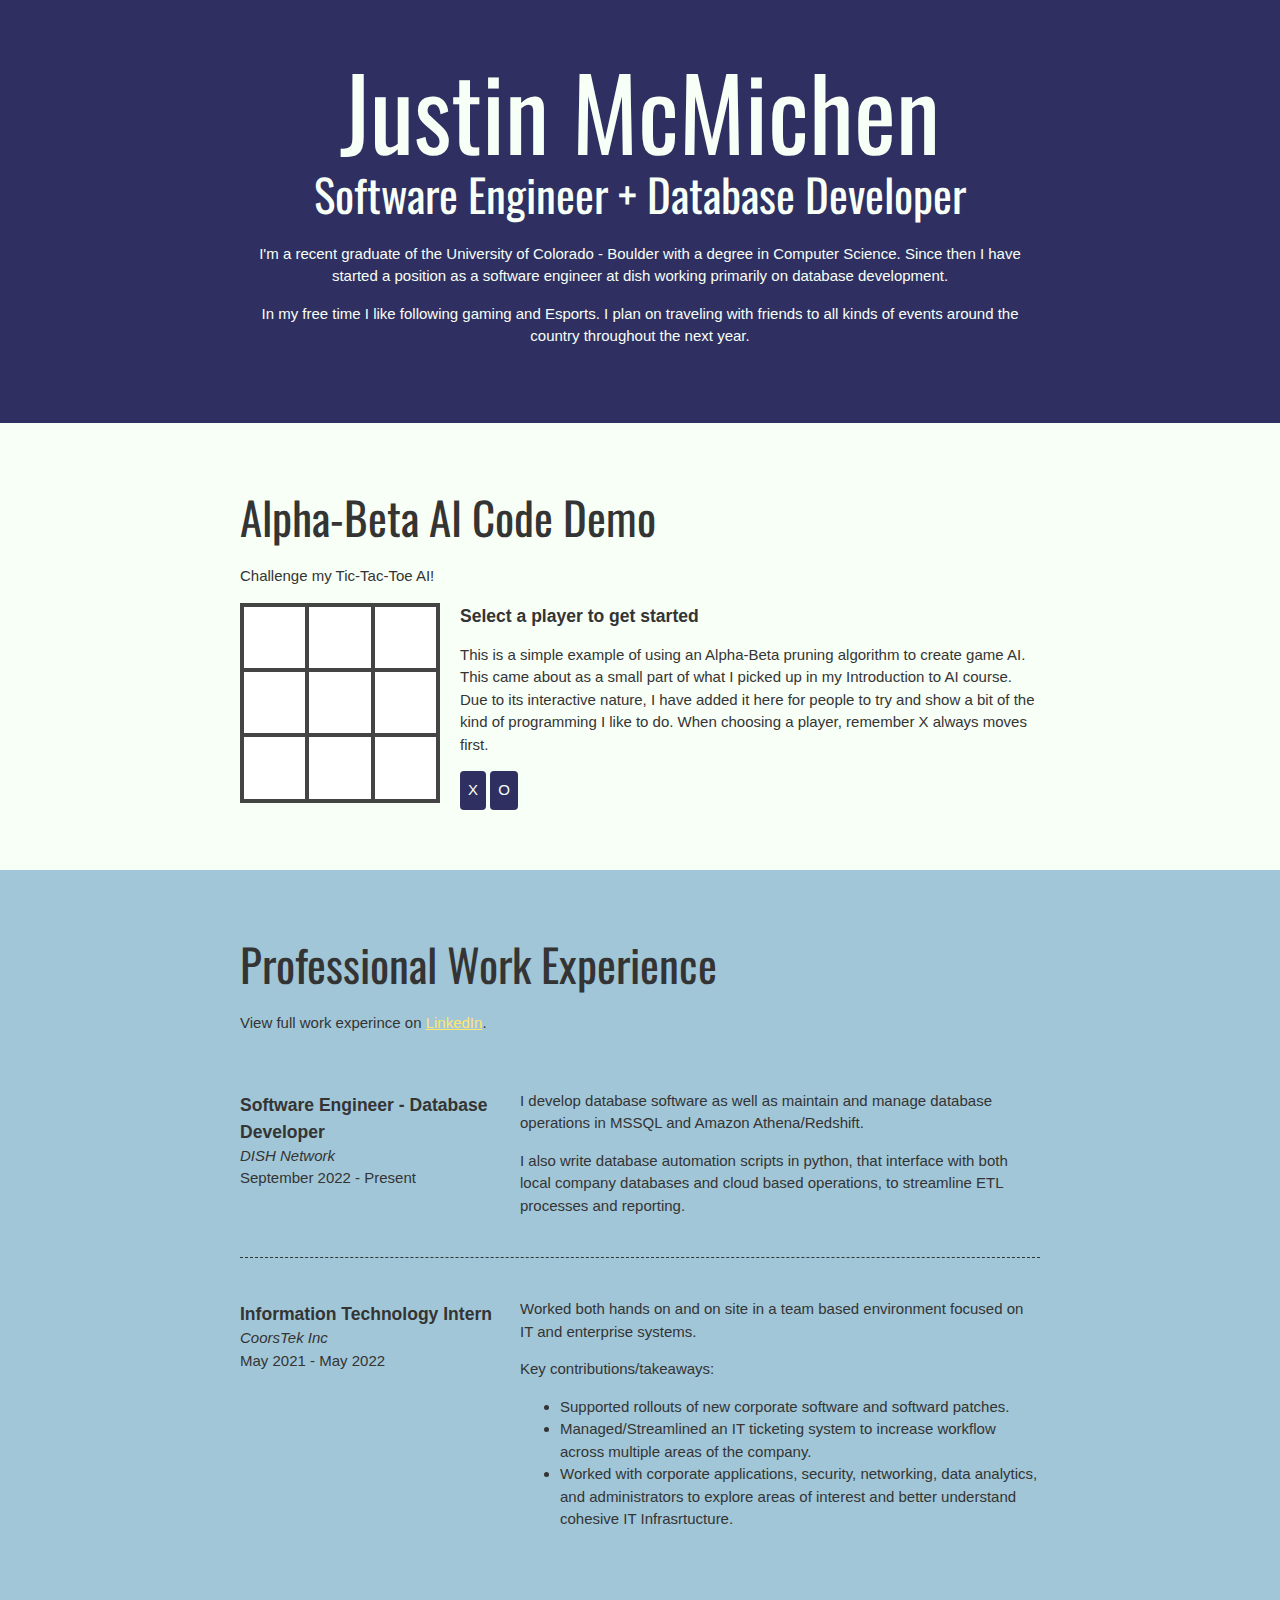
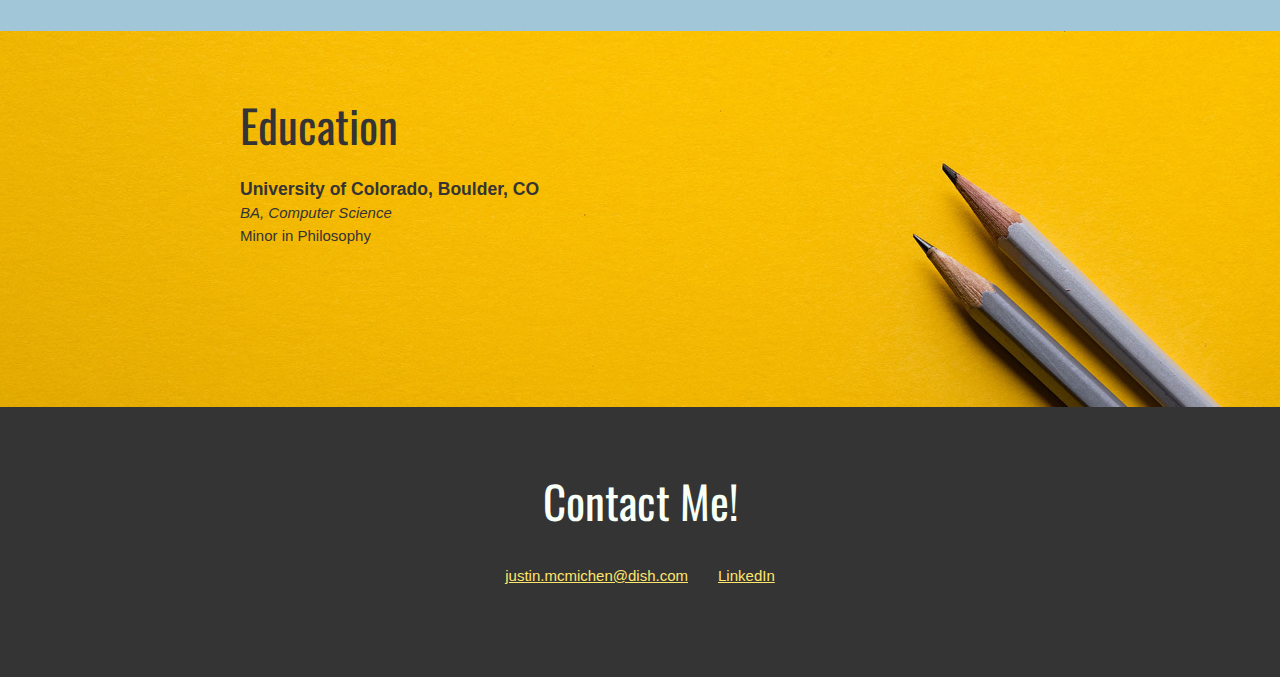
<file: index.html>
<!DOCTYPE html>
<html lang="en">
  <head>
    <meta charset="UTF-8">
    <meta name="viewport" content="width=device-width, initial-scale=1.0">
    <title>Justin McMichen - Portfolio</title>
    <link href="https://fonts.googleapis.com/css2?family=Oswald:wght@200..700&family=Work+Sans:wght@100..900&display=swap" rel="stylesheet">
    <link rel="stylesheet" href="css/styles.css">
  </head>
  <body>
    <main>
      <!-- ***************  ABOUT / PROFILE  **************** -->
      <header>
        <div class="content-wrap">
          <h1>Justin McMichen</h1>
          <h2>Software Engineer + Database Developer</h2>

          <p>I'm a recent graduate of the University of Colorado - Boulder with a degree in Computer Science. Since then I have started a position as a software engineer at dish working primarily on database development.</p>
          <p>In my free time I like following gaming and Esports. I plan on traveling with friends to all kinds of events around the country throughout the next year.</p>
        </div>
      </header>

      <!-- ************ PROJECTS / PORTFOLIO  ************** -->
      <section class="projects">
        <div class="content-wrap divider">
          <h2>Alpha-Beta AI Code Demo</h2>
          <p>Challenge my Tic-Tac-Toe AI!</p>

          <!-- Project 1 -->
          <section class="project-item">
            <div class="project-item board">
              <div class="project-item cell"></div>
              <div class="project-item cell"></div>
              <div class="project-item cell"></div>
              <div class="project-item cell"></div>
              <div class="project-item cell"></div>
              <div class="project-item cell"></div>
              <div class="project-item cell"></div>
              <div class="project-item cell"></div>
              <div class="project-item cell"></div>
            </div>
            <h3>Select a player to get started</h3>
            <p>This is a simple example of using an Alpha-Beta pruning algorithm to create game AI. This came about as a small part of what I picked up in my Introduction to AI course. Due to its interactive nature, I have added it here for people to try and show a bit of the kind of programming I like to do. When choosing a player, remember X always moves first.</p>
            <a class="btn" target="_blank"> X </a>
            <a class="btn" target="_blank"> O </a>
          </section>
        </div>
      </section>

      <!-- ****************  WORK EXPERIENCE  ******************** -->
      <section class="work-experience">
        <div class="content-wrap item-details divider">
          <h2>Professional Work Experience</h2>
          <p>View full work experince on <a href="https://www.linkedin.com/in/justin-mcmichen-0532b919a/" target="_blank">LinkedIn</a>.</p>

          <!-- Job 1 -->
          <section class="job-item">
            <div class="job-details">
              <h3>Software Engineer - Database Developer</h3>
              <p>DISH Network</p>
              <p>September 2022 - Present</p>
            </div>
            <div class="job-summary">
              <p>I develop database software as well as maintain and manage database operations in MSSQL and Amazon Athena/Redshift.</p>
              <p>I also write database automation scripts in python, that interface with both local company databases and cloud based operations, to streamline ETL processes and reporting.</p>
            </div>
          </section>

          <!-- Job 2 -->
          <section class="job-item">
            <div class="job-details">
              <h3>Information Technology Intern</h3>
              <p>CoorsTek Inc</p>
              <p>May 2021 - May 2022</p>
            </div>
            <div class="job-summary">
              <p>Worked both hands on and on site in a team based environment focused on IT and enterprise systems.</p>
              <p>Key contributions/takeaways:</p>
              <ul>
                <li>Supported rollouts of new corporate software and softward patches.</li>
                <li>Managed/Streamlined an IT ticketing system to increase workflow across multiple areas of the company.</li>
                <li>Worked with corporate applications, security, networking, data analytics, and administrators to explore areas of interest and better understand cohesive IT Infrasrtucture.</li>
              </ul>
            </div>
          </section>
        </div>
      </section>

      <!-- *************  EDUCATION & CERTIFICATIONS *********** -->
      <section class="education">
        <div class="content-wrap item-details">
          <h2>Education</h2>

          <section>
            <h3>University of Colorado, Boulder, CO</h3>
            <p>BA, Computer Science</p>
            <p>Minor in Philosophy</p>
          </section>
        </div>
      </section>

      <!-- ************  CONTACT INFO / SOCIAL MEDIA  ************ -->
      <footer>
        <div class="content-wrap">
          <h2>Contact Me!</h2>

          <!-- Social media and contact links. Add or remove any networks. -->
          <ul class="contact-list">
            <li><a href="mailto:justin.mcmichen@dish.com">justin.mcmichen@dish.com</a></li>
            <li><a href="https://www.linkedin.com/in/justin-mcmichen-0532b919a/" target="_blank">LinkedIn</a></li>
          </ul>
        </div>
      </footer>
    </main>
  </body>
</html>
</file>
<file: css/styles.css>
/*
COLOR PALETTE
https://coolors.co/f7fff7-343434-2f3061-ffe66d-a1c6d7
#F7FFF7 - almost white
#343434 - dark gray - almost black
#2F3061 - blue dark
#FFE66D - yellow
#A1C6D7 - blue light
*/


/* Global styles
------------------------------------*/
html {
  box-sizing: border-box;
}
*, *:before, *:after {
  box-sizing: inherit;
}

body {
  color: #343434;
  margin: 0;
  padding: 0;
  font-family: 'Montserrat', sans-serif;
  font-size: 15px;
  line-height: 1.5;
}
img {
  width: 300px;
}
a {
  color: #FFE66D;
}
a:hover {
  text-decoration: none;
}
h1 {
  font-size: 100px;
  line-height: 1;
}
h2 {
  font-size: 45px;
}
h1, h2 {
  font-family: 'Oswald', sans-serif;
  font-weight: 400;
  margin: 0;
}
.content-wrap {
  max-width: 800px;
  width: 85%;
  margin: 0 auto;
  padding: 60px 0;
}
h3 {
  margin-bottom: 0;
}
.item-details h3 + p {
  font-style: italic;
}
.item-details h3 ~ p {
  margin: 0;
}
.divider > section {
  border-bottom: 1px dashed #343434;
  padding: 25px 0;
}
.divider > section:last-of-type {
  border-bottom: none;
}


/* Profile
------------------------------------*/
header {
  background: #2F3061;
  color: #F7FFF7;
}


/* Projects
------------------------------------*/
.projects {
  background: #F7FFF7;
}
.projects a {
  color: #2F3061;
}
.projects .btn {
  color: #F7FFF7;
  background: #2F3061;
  text-decoration: none;
  padding: 8px;
  border-radius: 4px;
  display: inline-block;
}
.projects .btn:hover {
  background: rgba(47, 48, 97, 80%);
}
.project-item {
  overflow: hidden;
  display: inline;
}
.project-item h3 {
  margin-top: 0;
}
.project-item .board {
  display: grid;
  grid-template-columns: repeat(3, 1fr);
  grid-template-rows: repeat(3, 1fr);
  float: left;
  margin-right: 20px;
  width: 200px;
  height: 200px;
  background-color: #eee;
  border: 2px solid #444;
}
.project-item .cell {
  display: flex;
  align-items: center;
  justify-content: center;
  font-size: 48px;
  color: #444;
  background-color: #fff;
  border: 2px solid #444;
}
.cell:hover {
  background-color: #ddd;
  cursor: pointer;
}


/* Work Experience
------------------------------------*/
.work-experience {
  background: #A1C6D7;
}



/* Education
------------------------------------*/
.education {
  background-image: url(../images/joanna-kosinska-unsplash.jpg);
  background-size: cover;
  background-position: top right;
  padding-bottom: 100px;
}
.education p {
  width: 60%;
}


/* Contact Info
------------------------------------*/
footer {
  background: #343434;
  color: #F7FFF7;
}
.contact-list {
  list-style-type: none;
  padding: 0;
}
.contact-list a {
  padding: 15px;
  display: inline-block;
}


/* Responsive
------------------------------------*/
@media screen and (min-width:750px){
  header, footer {
    text-align: center;
  }
  .project-item img {
    float: left;
    margin-right: 20px;
  }

  .job-item {
    display: grid;
    grid-template-columns: 1fr 2fr;
    column-gap: 20px;
  }
  .contact-list {
    display: flex;
    justify-content: center;
  }
}

@media screen and (max-width:749px){
  h1 {
    font-size: 75px;
    line-height: 0.9;
    margin-bottom: 20px;
  }
  h2 {
    line-height: 1;
  }
  .contact-list a {
    padding: 5px;
  }
}
</file>
